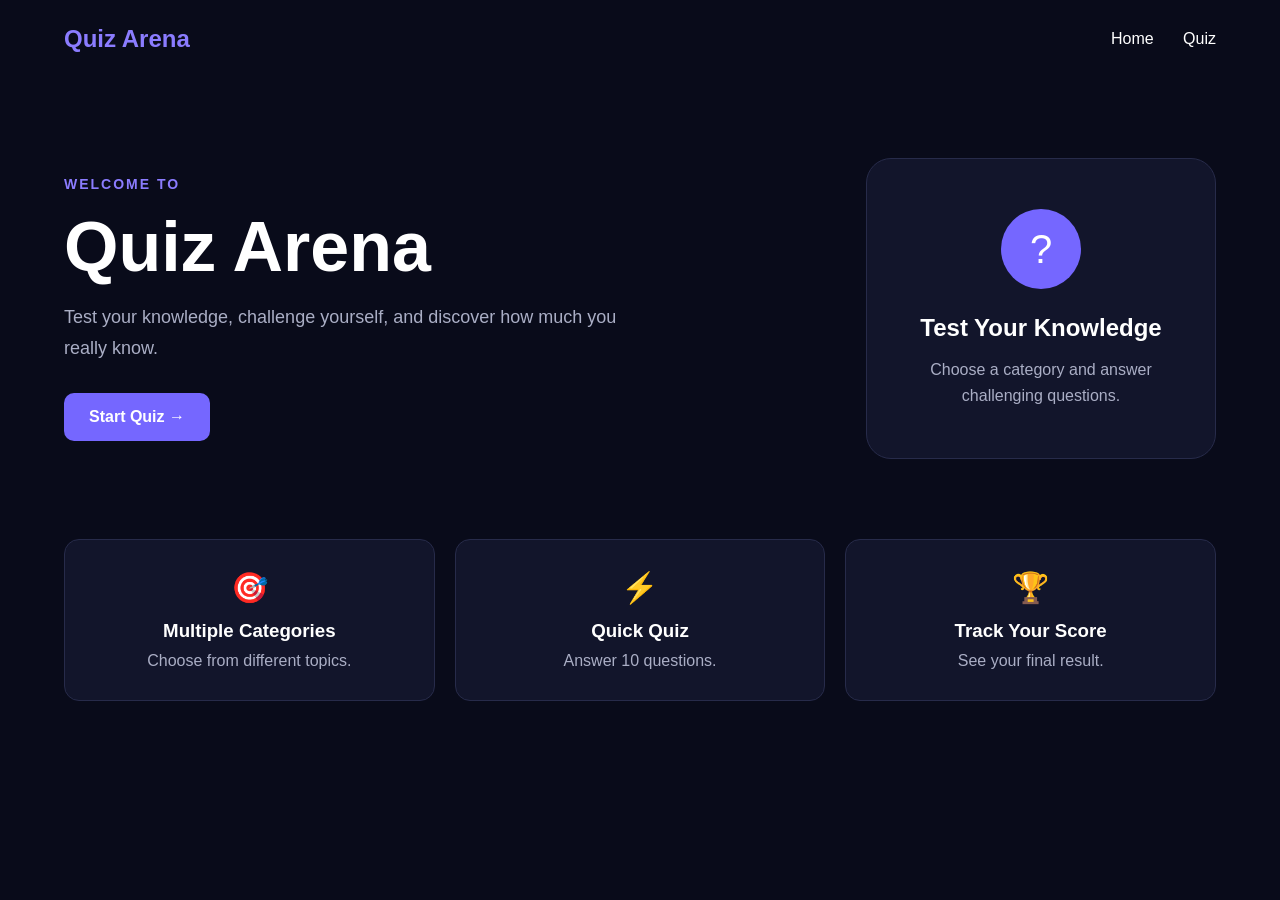
<file: index.html>
<!DOCTYPE html>
<html lang="en">

<head>
    <meta charset="UTF-8">
    <meta name="viewport" content="width=device-width, initial-scale=1.0">

    <title>Quiz Arena</title>

    <link rel="stylesheet" href="style.css">
</head>

<body>

    <div class="home-container">

        <nav class="navbar">

            <h2>Quiz Arena</h2>

            <div class="nav-links">
                <a href="index.html">Home</a>
                <a href="choices.html">Quiz</a>
            </div>

        </nav>


        <main class="hero">

            <div class="hero-content">

                <p class="small-heading">WELCOME TO</p>

                <h1>Quiz Arena</h1>

                <p>
                    Test your knowledge, challenge yourself,
                    and discover how much you really know.
                </p>

                <button id="startQuizBtn">
                    Start Quiz
                    <span>→</span>
                </button>

            </div>


            <div class="hero-card">

                <div class="card-icon">?</div>

                <h2>Test Your Knowledge</h2>

                <p>
                    Choose a category and answer
                    challenging questions.
                </p>

            </div>

        </main>


        <section class="features">

            <div class="feature-box">
                <span>🎯</span>
                <h3>Multiple Categories</h3>
                <p>Choose from different topics.</p>
            </div>

            <div class="feature-box">
                <span>⚡</span>
                <h3>Quick Quiz</h3>
                <p>Answer 10 questions.</p>
            </div>

            <div class="feature-box">
                <span>🏆</span>
                <h3>Track Your Score</h3>
                <p>See your final result.</p>
            </div>

        </section>

    </div>


    <script src="script.js"></script>

</body>

</html>
</file>
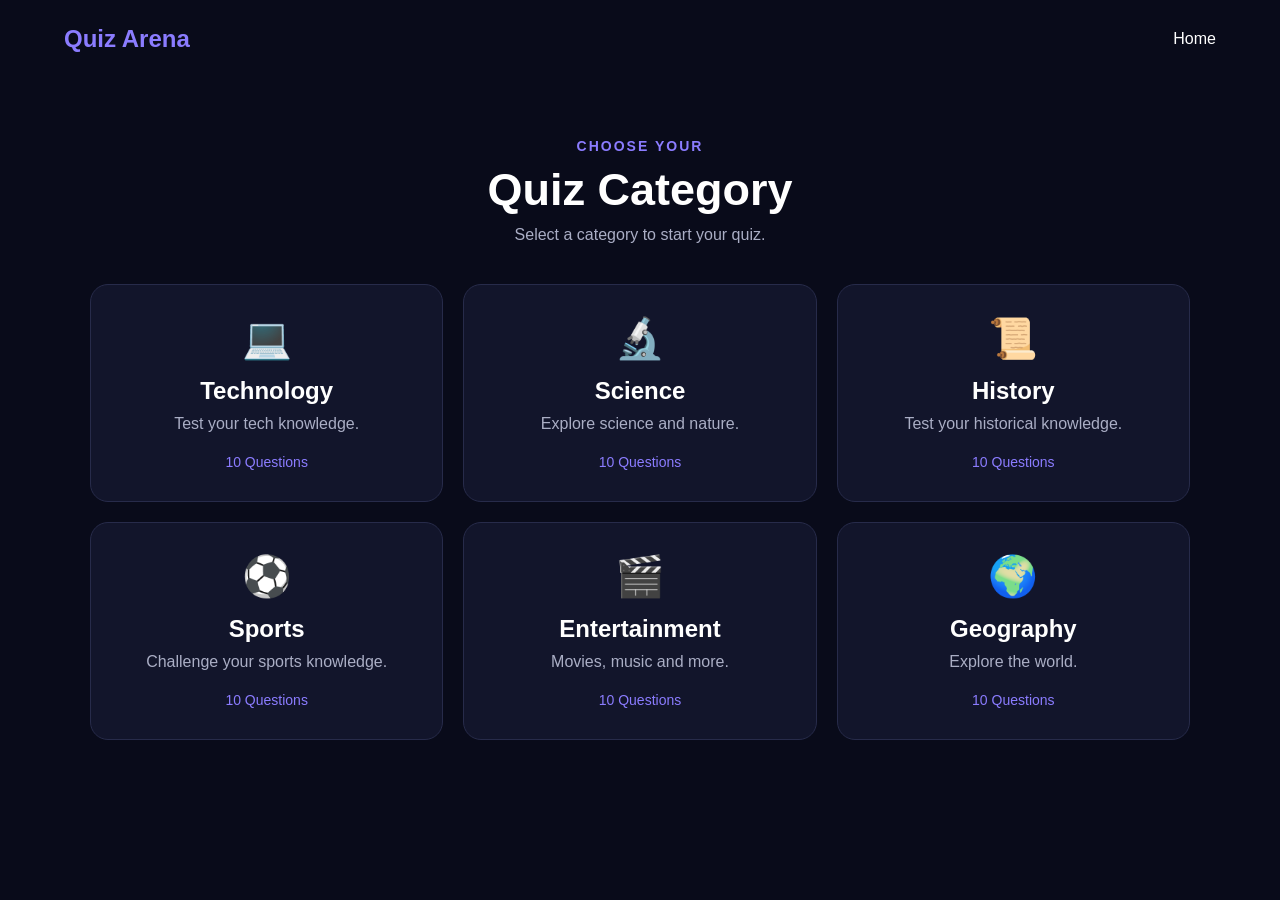
<file: choices.html>
<!DOCTYPE html>
<html lang="en">

<head>

    <meta charset="UTF-8">
    <meta name="viewport" content="width=device-width, initial-scale=1.0">

    <title>Choose Category - Quiz Arena</title>

    <link rel="stylesheet" href="style.css">

</head>

<body>

    <div class="page-container">

        <nav class="navbar">

            <h2>Quiz Arena</h2>

            <div class="nav-links">
                <a href="index.html">Home</a>
            </div>

        </nav>


        <main class="category-page">

            <p class="small-heading">CHOOSE YOUR</p>

            <h1>Quiz Category</h1>

            <p class="page-description">
                Select a category to start your quiz.
            </p>


            <div class="category-grid">


                <div class="category-card" id="technologyCard">

                    <div class="category-icon">💻</div>

                    <h2>Technology</h2>

                    <p>Test your tech knowledge.</p>

                    <span>10 Questions</span>

                </div>


                <div class="category-card" id="scienceCard">

                    <div class="category-icon">🔬</div>

                    <h2>Science</h2>

                    <p>Explore science and nature.</p>

                    <span>10 Questions</span>

                </div>


                <div class="category-card" id="historyCard">

                    <div class="category-icon">📜</div>

                    <h2>History</h2>

                    <p>Test your historical knowledge.</p>

                    <span>10 Questions</span>

                </div>


                <div class="category-card" id="sportsCard">

                    <div class="category-icon">⚽</div>

                    <h2>Sports</h2>

                    <p>Challenge your sports knowledge.</p>

                    <span>10 Questions</span>

                </div>


                <div class="category-card" id="entertainmentCard">

                    <div class="category-icon">🎬</div>

                    <h2>Entertainment</h2>

                    <p>Movies, music and more.</p>

                    <span>10 Questions</span>

                </div>


                <div class="category-card" id="geographyCard">

                    <div class="category-icon">🌍</div>

                    <h2>Geography</h2>

                    <p>Explore the world.</p>

                    <span>10 Questions</span>

                </div>


            </div>

        </main>

    </div>


    <script src="script.js"></script>

</body>

</html>
</file>
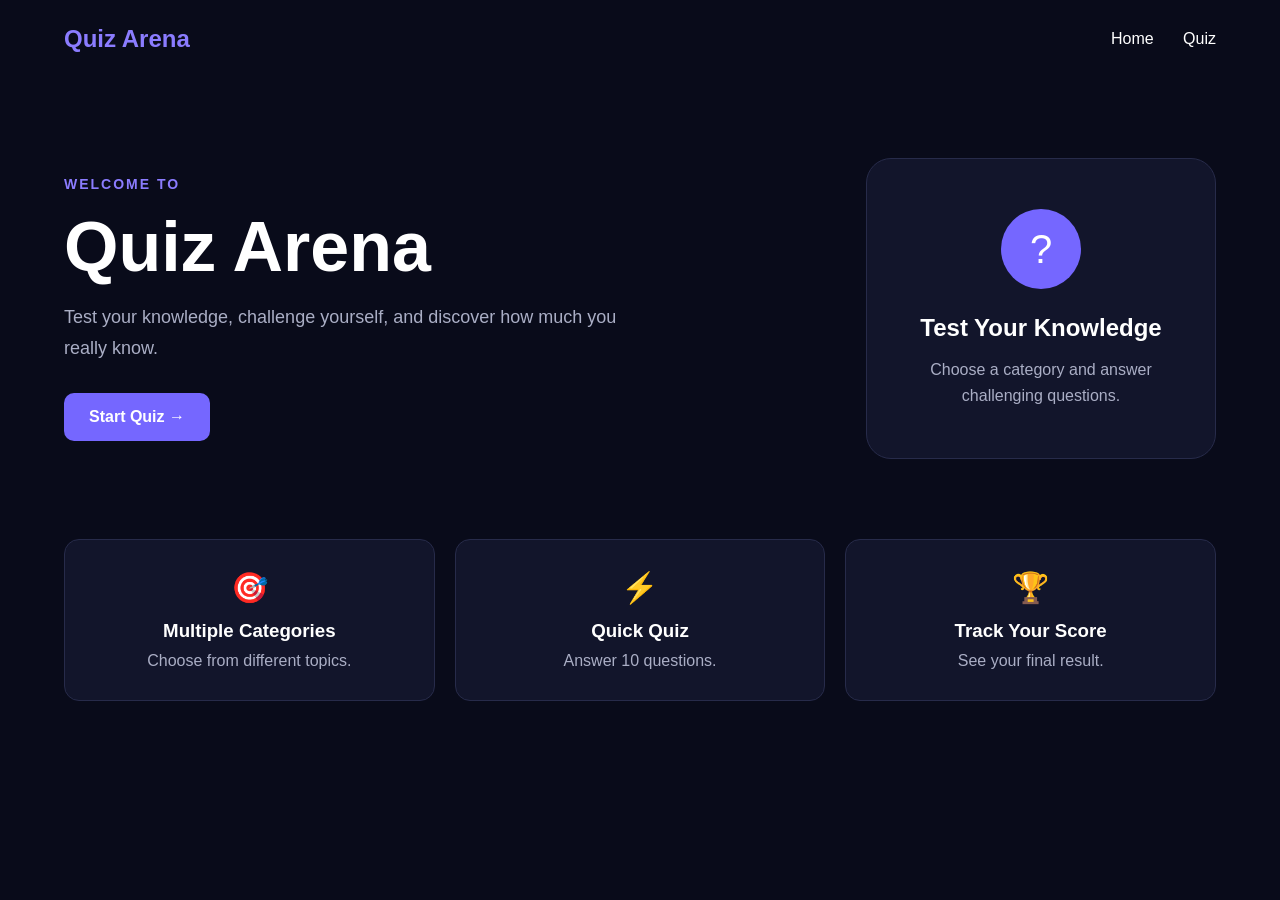
<file: home.html>
<!DOCTYPE html>
<html lang="en">

<head>
    <meta charset="UTF-8">
    <meta name="viewport" content="width=device-width, initial-scale=1.0">

    <title>Quiz Arena</title>

    <link rel="stylesheet" href="style.css">
</head>

<body>

    <div class="home-container">

        <nav class="navbar">

            <h2>Quiz Arena</h2>

            <div class="nav-links">
                <a href="home.html">Home</a>
                <a href="choices.html">Quiz</a>
            </div>

        </nav>


        <main class="hero">

            <div class="hero-content">

                <p class="small-heading">WELCOME TO</p>

                <h1>Quiz Arena</h1>

                <p>
                    Test your knowledge, challenge yourself,
                    and discover how much you really know.
                </p>

                <button id="startQuizBtn">
                    Start Quiz
                    <span>→</span>
                </button>

            </div>


            <div class="hero-card">

                <div class="card-icon">?</div>

                <h2>Test Your Knowledge</h2>

                <p>
                    Choose a category and answer
                    challenging questions.
                </p>

            </div>

        </main>


        <section class="features">

            <div class="feature-box">
                <span>🎯</span>
                <h3>Multiple Categories</h3>
                <p>Choose from different topics.</p>
            </div>

            <div class="feature-box">
                <span>⚡</span>
                <h3>Quick Quiz</h3>
                <p>Answer 10 questions.</p>
            </div>

            <div class="feature-box">
                <span>🏆</span>
                <h3>Track Your Score</h3>
                <p>See your final result.</p>
            </div>

        </section>

    </div>


    <script src="script.js"></script>

</body>

</html>
</file>
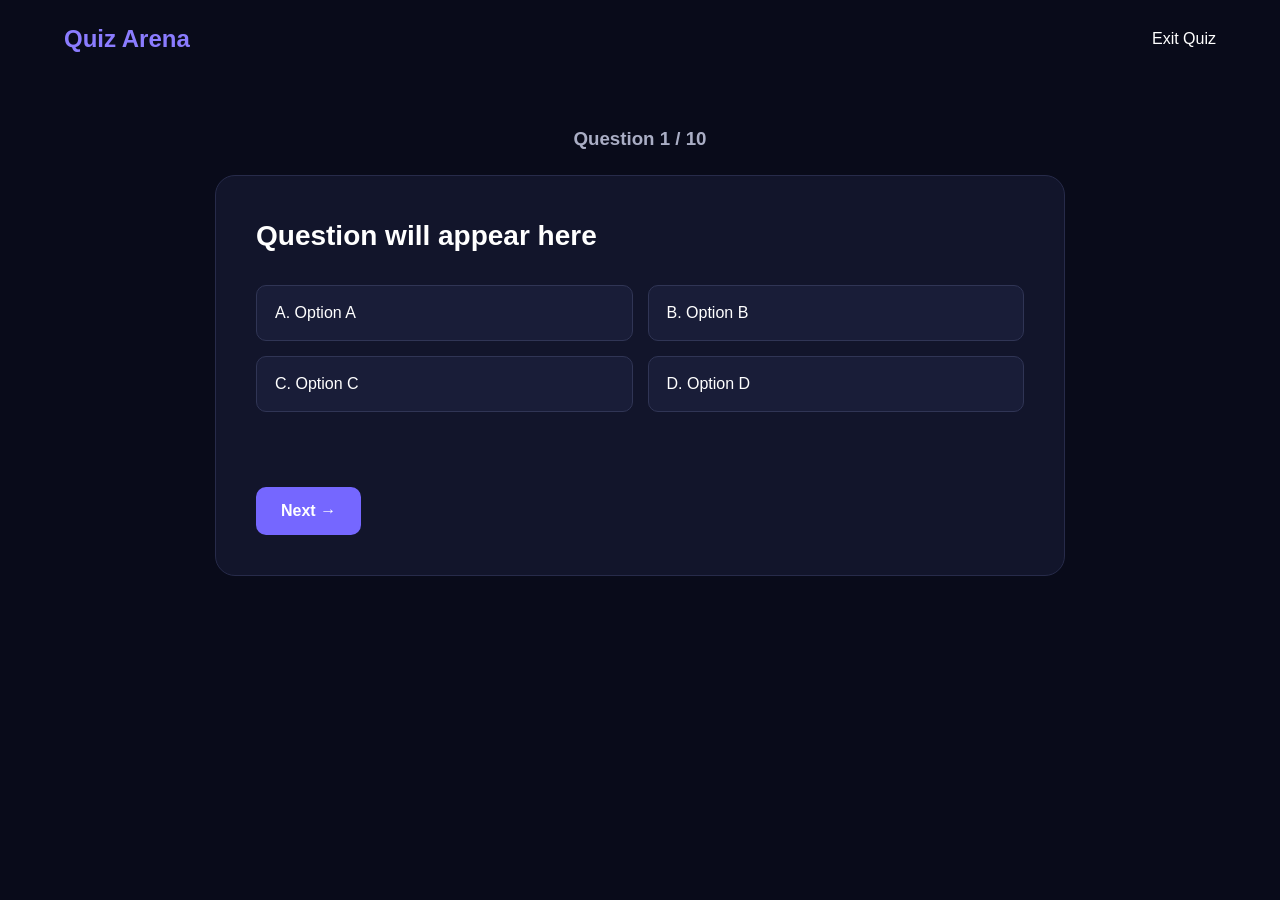
<file: quiz.html>
<!DOCTYPE html>
<html lang="en">

<head>

    <meta charset="UTF-8">
    <meta name="viewport" content="width=device-width, initial-scale=1.0">

    <title>Quiz - Quiz Arena</title>

    <link rel="stylesheet" href="style.css">

</head>

<body>

    <div class="page-container">

        <nav class="navbar">

            <h2>Quiz Arena</h2>

            <a href="index.html">Exit Quiz</a>

        </nav>


        <main class="quiz-container">


            <div class="quiz-header">

                <p id="categoryName">Category</p>

                <h3 id="questionNumber">
                    Question 1 / 10
                </h3>

            </div>


            <div class="quiz-card">

                <h1 id="question">
                    Question will appear here
                </h1>


                <div class="answers">

                    <button class="answerBtn" id="optionA">
                        A. Option A
                    </button>

                    <button class="answerBtn" id="optionB">
                        B. Option B
                    </button>

                    <button class="answerBtn" id="optionC">
                        C. Option C
                    </button>

                    <button class="answerBtn" id="optionD">
                        D. Option D
                    </button>

                </div>


                <p id="feedback"></p>


                <button id="nextBtn">
                    Next →
                </button>

            </div>

        </main>

    </div>


    <script src="script.js"></script>

</body>

</html>
</file>
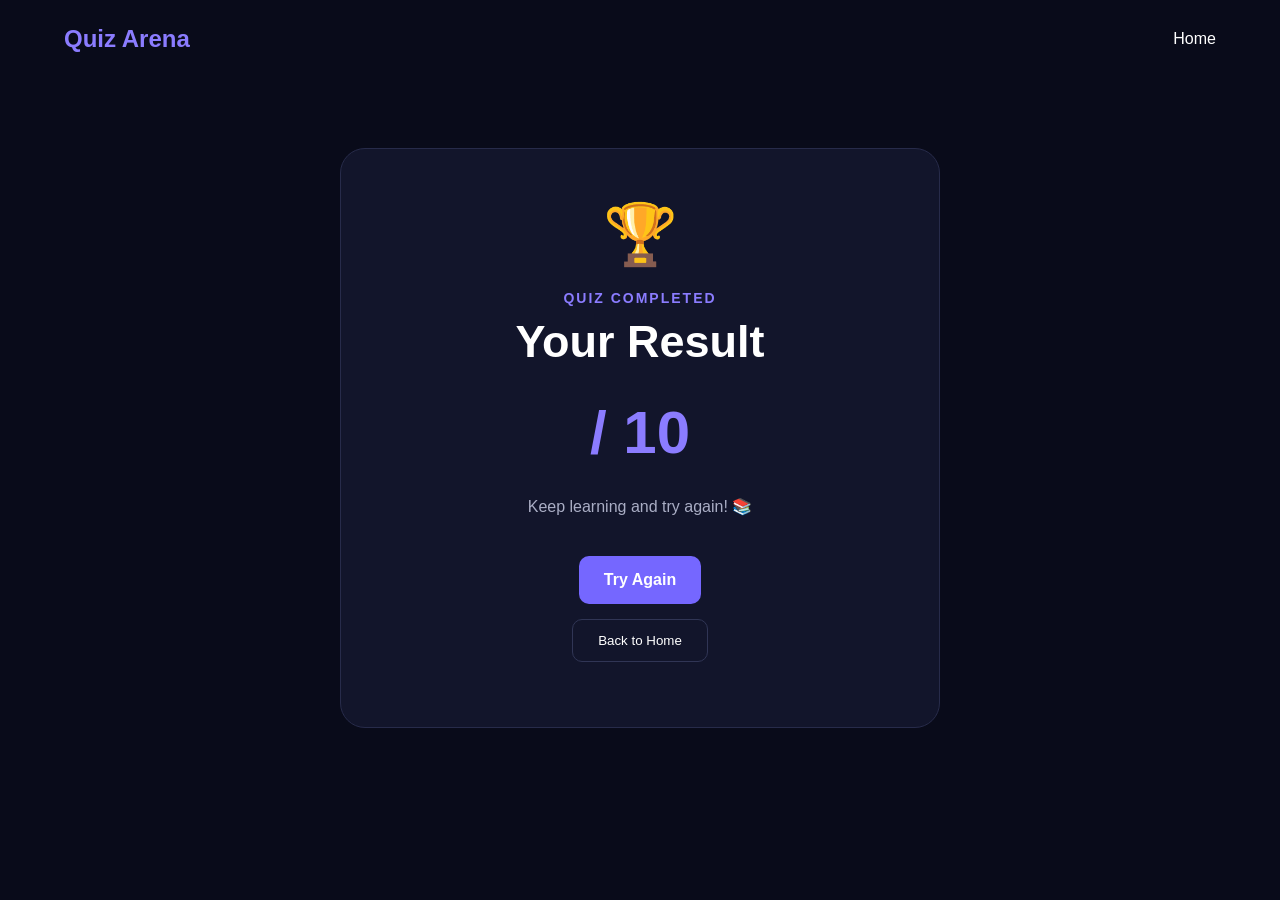
<file: result.html>
<!DOCTYPE html>
<html lang="en">

<head>

    <meta charset="UTF-8">
    <meta name="viewport" content="width=device-width, initial-scale=1.0">

    <title>Result - Quiz Arena</title>

    <link rel="stylesheet" href="style.css">

</head>

<body>

    <div class="page-container">

        <nav class="navbar">

            <h2>Quiz Arena</h2>

            <a href="index.html">Home</a>

        </nav>


        <main class="result-container">

            <div class="result-card">

                <div class="result-icon">
                    🏆
                </div>

                <p class="small-heading">
                    QUIZ COMPLETED
                </p>

                <h1>Your Result</h1>

                <p id="resultCategory">
                    Category
                </p>


                <div class="score-box">

                    <span id="score">
                        0
                    </span>

                    <span>
                        / 10
                    </span>

                </div>


                <p id="resultMessage">
                    Great job!
                </p>


                <button id="tryAgainBtn">
                    Try Again
                </button>


                <button id="homeBtn" class="secondary-btn">
                    Back to Home
                </button>

            </div>

        </main>

    </div>


    <script src="script.js"></script>

</body>

</html>
</file>
<file: style.css>
* {
    margin: 0;
    padding: 0;
    box-sizing: border-box;
}


body {
    font-family: Arial, sans-serif;
    background: #090b1a;
    color: white;
    min-height: 100vh;
}


.page-container,
.home-container {
    width: 100%;
    min-height: 100vh;
}


/* ================= NAVBAR ================= */

.navbar {
    width: 90%;
    max-width: 1200px;
    margin: auto;

    padding: 25px 0;

    display: flex;
    justify-content: space-between;
    align-items: center;
}


.navbar h2 {
    color: #8b7cff;
}


.navbar a {
    color: white;
    text-decoration: none;
    margin-left: 25px;
}


.navbar a:hover {
    color: #8b7cff;
}


/* ================= HOME ================= */

.hero {
    width: 90%;
    max-width: 1200px;

    margin: 80px auto;

    display: flex;
    justify-content: space-between;
    align-items: center;

    gap: 50px;
}


.hero-content {
    max-width: 600px;
}


.small-heading {
    color: #8b7cff;
    font-size: 14px;
    font-weight: bold;
    letter-spacing: 2px;
}


.hero h1 {
    font-size: 70px;
    margin: 15px 0;
}


.hero-content>p:not(.small-heading) {
    color: #aaaec5;
    font-size: 18px;
    line-height: 1.7;
}


#startQuizBtn,
#nextBtn,
#tryAgainBtn {
    border: none;
    background: #7567ff;
    color: white;

    padding: 15px 25px;

    border-radius: 10px;

    font-size: 16px;
    font-weight: bold;

    cursor: pointer;

    margin-top: 30px;

    transition: 0.2s;
}


#startQuizBtn:hover,
#nextBtn:hover,
#tryAgainBtn:hover {
    transform: scale(1.05);
}


.hero-card {
    width: 350px;

    padding: 50px 30px;

    text-align: center;

    background: #12152b;

    border: 1px solid #272b4a;

    border-radius: 25px;
}


.card-icon {
    width: 80px;
    height: 80px;

    margin: auto auto 25px;

    display: flex;
    justify-content: center;
    align-items: center;

    border-radius: 50%;

    background: #7567ff;

    font-size: 40px;
}


.hero-card p {
    color: #aaaec5;
    margin-top: 15px;
    line-height: 1.6;
}


/* ================= FEATURES ================= */

.features {
    width: 90%;
    max-width: 1200px;

    margin: 50px auto;

    display: grid;

    grid-template-columns: repeat(3, 1fr);

    gap: 20px;
}


.feature-box {
    padding: 30px;

    background: #12152b;

    border: 1px solid #272b4a;

    border-radius: 15px;

    text-align: center;
}


.feature-box span {
    font-size: 30px;
}


.feature-box h3 {
    margin: 15px 0 10px;
}


.feature-box p {
    color: #aaaec5;
}


/* ================= CATEGORY ================= */

.category-page {
    width: 90%;
    max-width: 1100px;

    margin: 60px auto;

    text-align: center;
}


.category-page h1 {
    font-size: 45px;
    margin: 10px 0;
}


.page-description {
    color: #aaaec5;
    margin-bottom: 40px;
}


.category-grid {
    display: grid;

    grid-template-columns: repeat(3, 1fr);

    gap: 20px;
}


.category-card {
    padding: 30px;

    background: #12152b;

    border: 1px solid #272b4a;

    border-radius: 18px;

    cursor: pointer;

    transition: 0.25s;
}


.category-card:hover {
    transform: translateY(-6px);

    border-color: #7567ff;
}


.category-icon {
    font-size: 40px;

    margin-bottom: 15px;
}


.category-card h2 {
    margin-bottom: 10px;
}


.category-card p {
    color: #aaaec5;

    margin-bottom: 20px;
}


.category-card span {
    color: #8b7cff;

    font-size: 14px;
}


/* ================= QUIZ ================= */

.quiz-container {
    width: 90%;
    max-width: 850px;

    margin: 50px auto;
}


.quiz-header {
    text-align: center;

    margin-bottom: 25px;
}


#categoryName {
    color: #8b7cff;

    font-weight: bold;

    margin-bottom: 10px;
}


#questionNumber {
    color: #aaaec5;
}


.quiz-card {
    background: #12152b;

    border: 1px solid #272b4a;

    border-radius: 20px;

    padding: 40px;
}


#question {
    font-size: 28px;

    line-height: 1.4;

    margin-bottom: 30px;
}


.answers {
    display: grid;

    grid-template-columns: 1fr 1fr;

    gap: 15px;
}


.answerBtn {
    padding: 18px;

    background: #191d38;

    border: 1px solid #303555;

    color: white;

    border-radius: 10px;

    text-align: left;

    font-size: 16px;

    cursor: pointer;

    transition: 0.2s;
}


.answerBtn:hover {
    border-color: #7567ff;

    transform: translateY(-2px);
}


.answerBtn.selected {
    background: #7567ff;

    border-color: #7567ff;
}


#feedback {
    min-height: 25px;

    margin-top: 20px;

    font-weight: bold;
}


/* ================= RESULT ================= */

.result-container {
    width: 90%;
    max-width: 600px;

    margin: 70px auto;
}


.result-card {
    text-align: center;

    background: #12152b;

    border: 1px solid #272b4a;

    border-radius: 25px;

    padding: 50px;
}


.result-icon {
    font-size: 60px;

    margin-bottom: 20px;
}


.result-card h1 {
    font-size: 45px;

    margin: 10px 0;
}


#resultCategory {
    color: #aaaec5;
}


.score-box {
    margin: 30px auto;

    font-size: 60px;

    font-weight: bold;

    color: #8b7cff;
}


#resultMessage {
    color: #aaaec5;

    margin-bottom: 10px;
}


.secondary-btn {
    display: block;

    margin: 15px auto;

    padding: 13px 25px;

    border: 1px solid #303555;

    background: transparent;

    color: white;

    border-radius: 10px;

    cursor: pointer;
}


.secondary-btn:hover {
    border-color: #7567ff;
}


/* ================= RESPONSIVE ================= */

@media (max-width: 800px) {

    .hero {
        flex-direction: column;

        text-align: center;
    }


    .hero h1 {
        font-size: 50px;
    }


    .features {
        grid-template-columns: 1fr;
    }


    .category-grid {
        grid-template-columns: 1fr 1fr;
    }

}


@media (max-width: 550px) {

    .navbar {
        width: 85%;
    }


    .nav-links {
        display: none;
    }


    .category-grid {
        grid-template-columns: 1fr;
    }


    .answers {
        grid-template-columns: 1fr;
    }


    .quiz-card {
        padding: 25px;
    }


    #question {
        font-size: 22px;
    }

}
</file>
